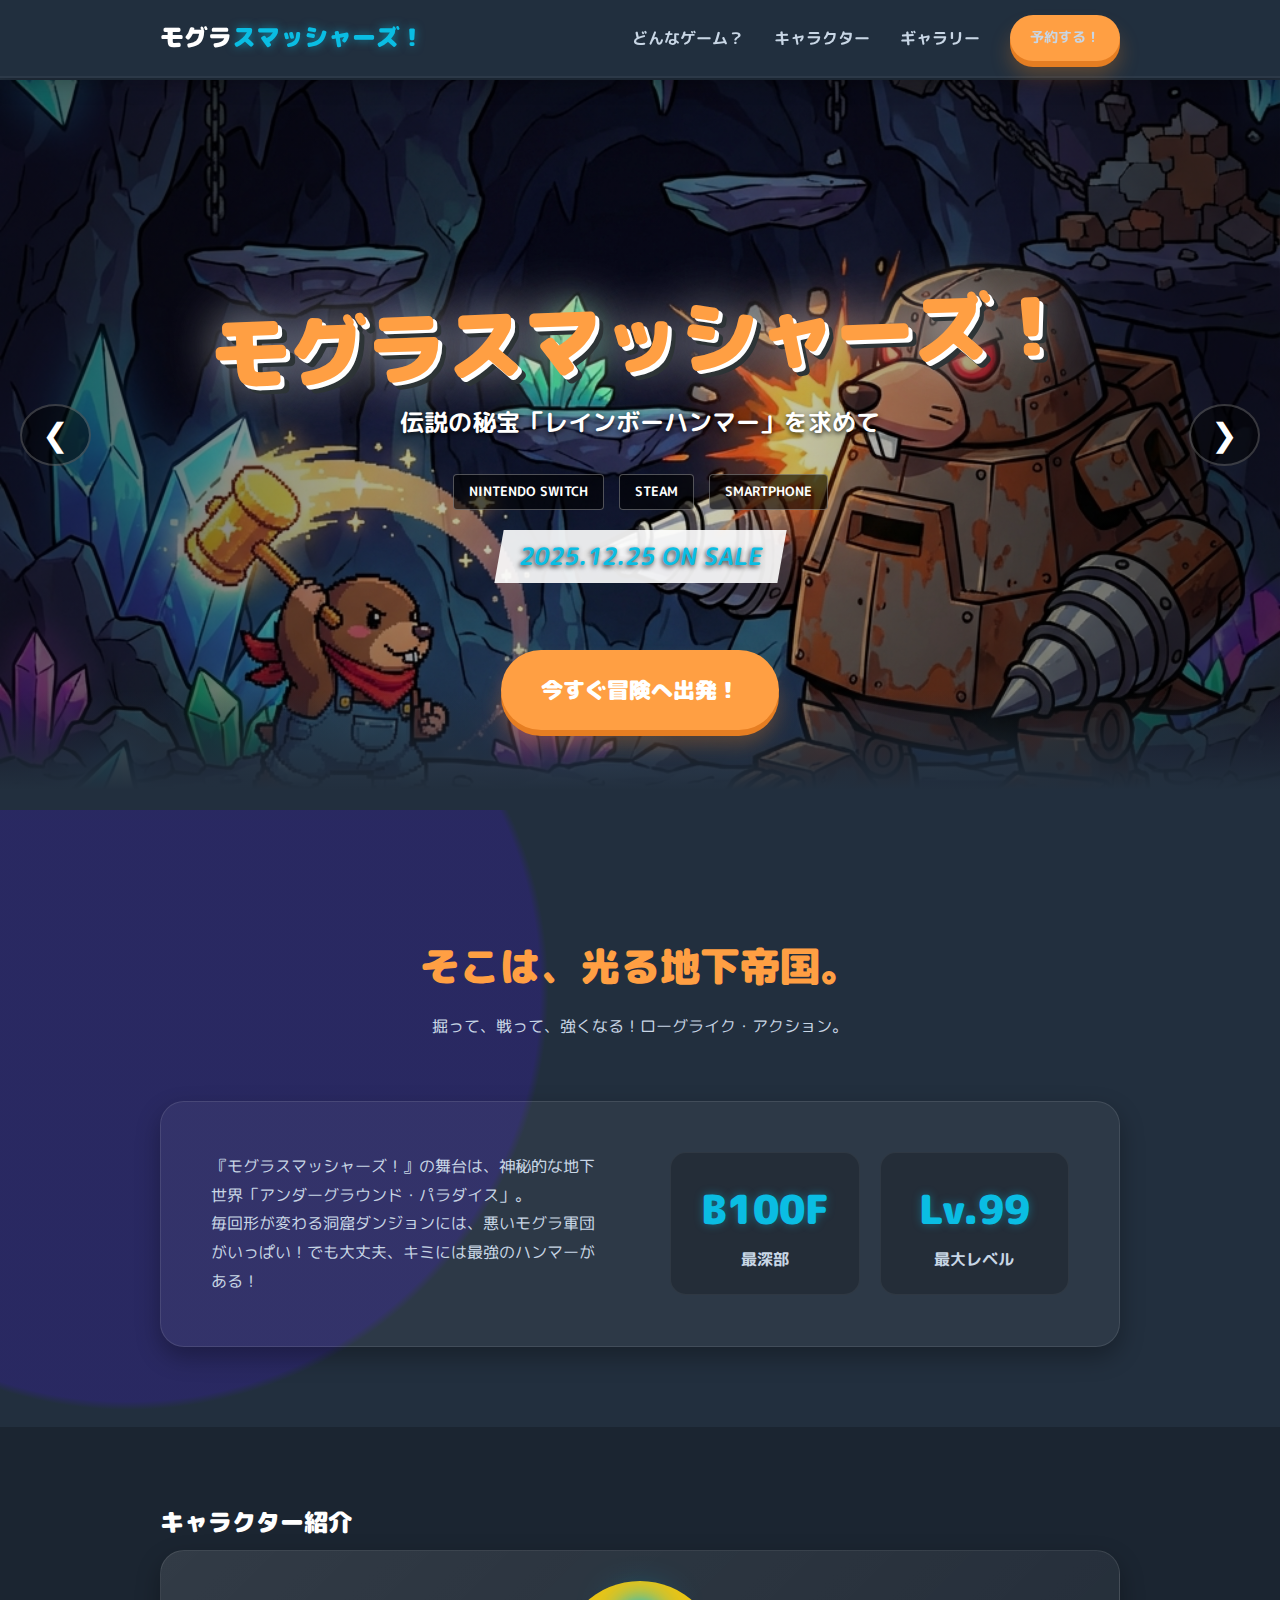
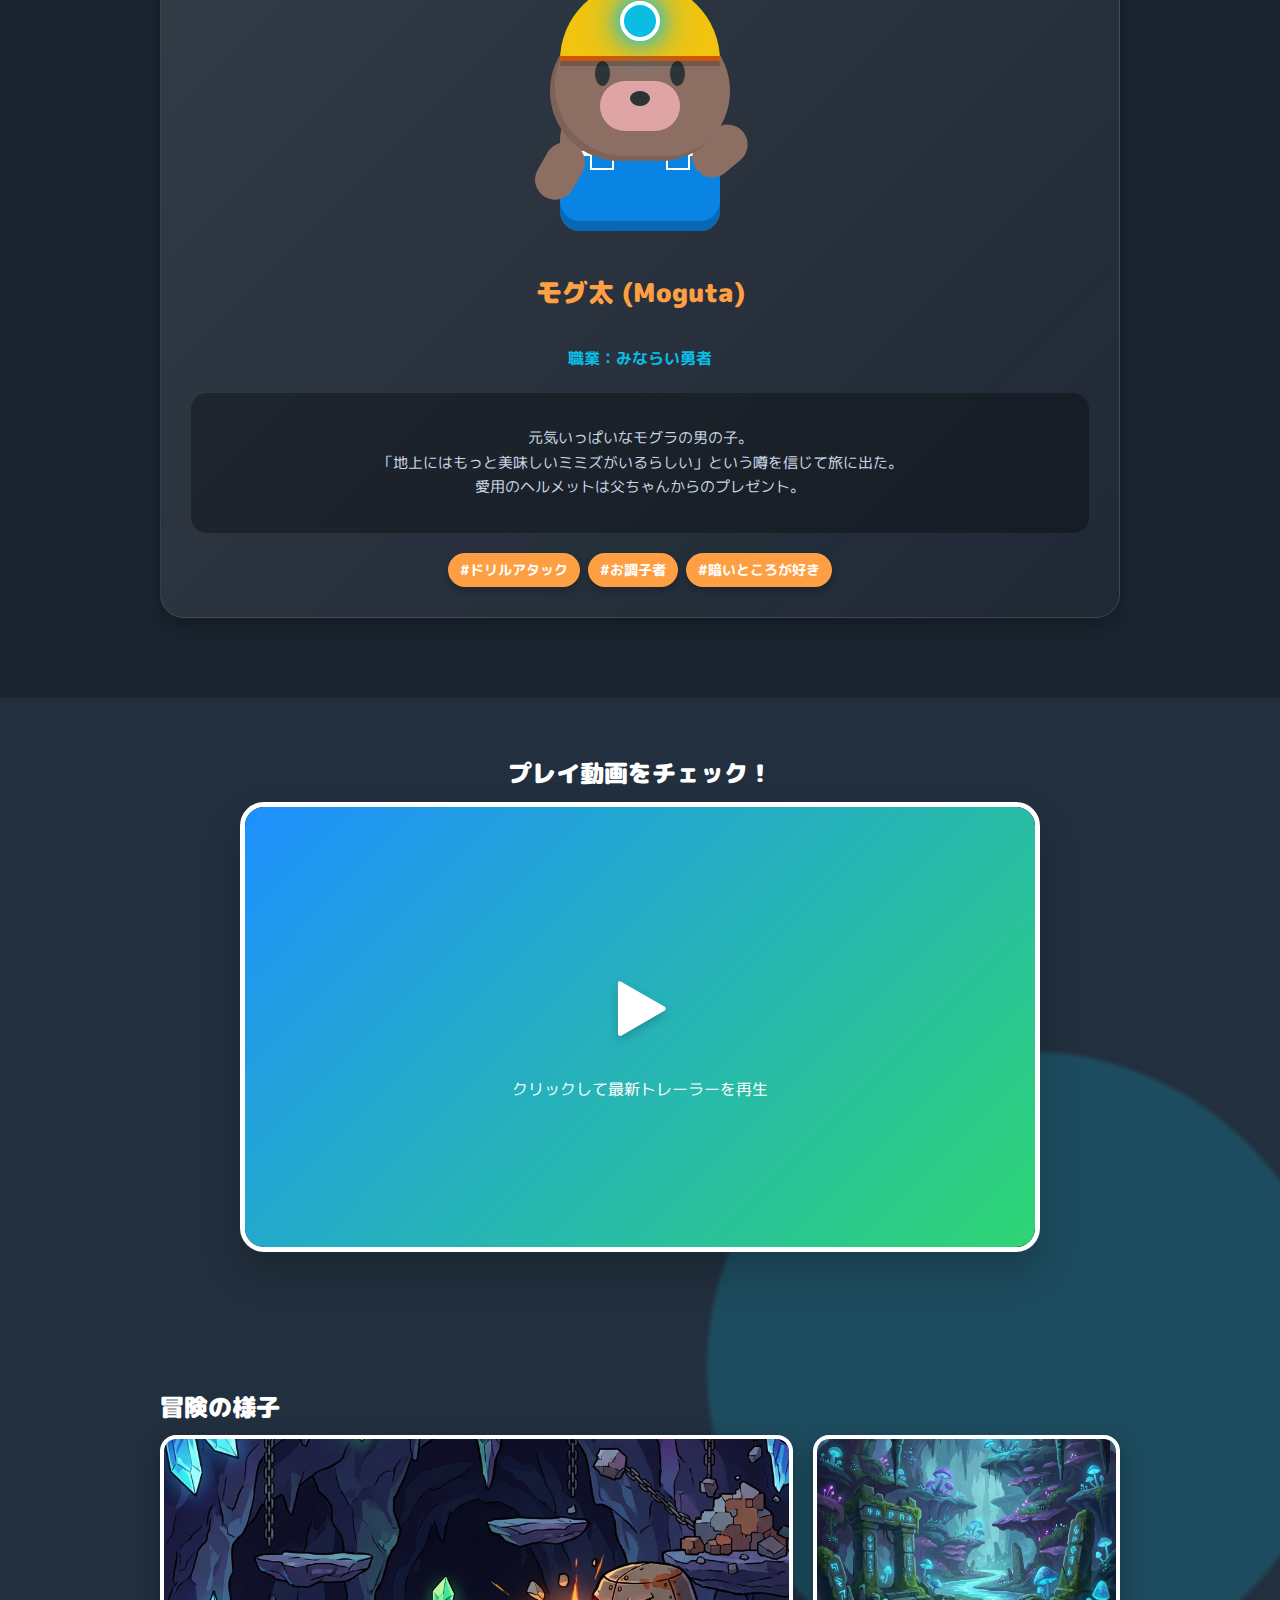
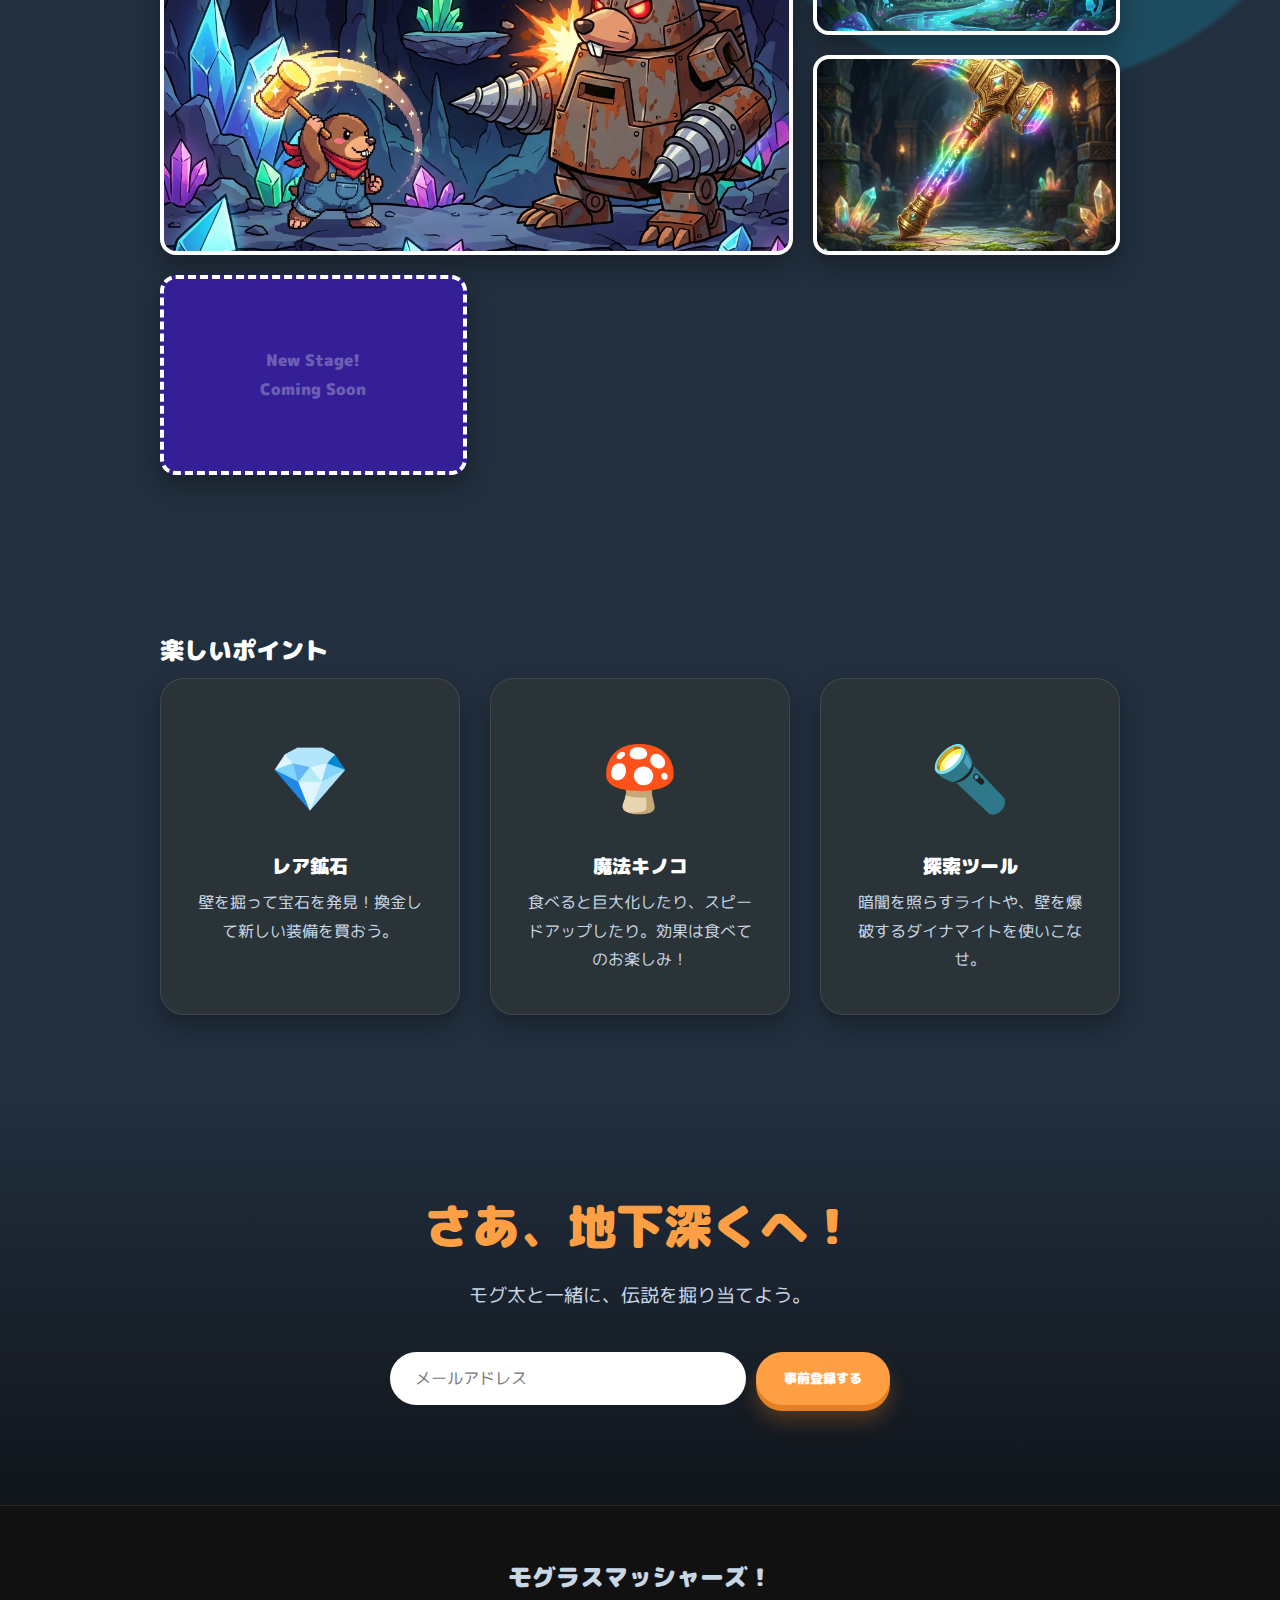
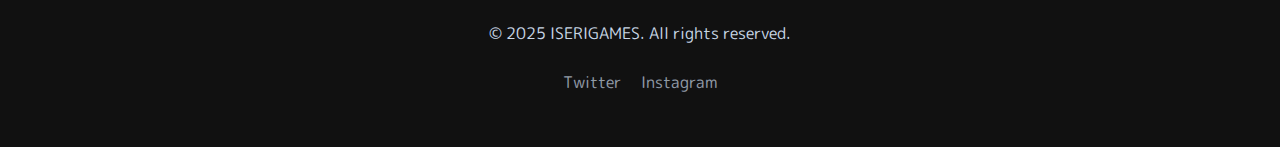
<file: index.html>
<!DOCTYPE html>
<html lang="ja">

<head>
    <meta charset="UTF-8">
    <meta name="viewport" content="width=device-width, initial-scale=1.0">
    <title>モグラスマッシャーズ！ - 地下世界の冒険</title>
    <meta name="description" content="地下世界へようこそ！かわいいモグラ「モグ太」と一緒に、伝説のハンマーを探す冒険に出かけよう。">
    <link rel="preconnect" href="https://fonts.googleapis.com">
    <link rel="preconnect" href="https://fonts.gstatic.com" crossorigin>
    <link href="https://fonts.googleapis.com/css2?family=M+PLUS+Rounded+1c:wght@400;700;900&display=swap"
        rel="stylesheet">
    <link rel="stylesheet" href="style.css">
</head>

<body>

    <header class="site-header">
        <nav class="container">
            <div class="logo">モグラ<span class="accent">スマッシャーズ！</span></div>
            <ul class="nav-links">
                <li><a href="#about">どんなゲーム？</a></li>
                <li><a href="#character">キャラクター</a></li>
                <li><a href="#gallery">ギャラリー</a></li>
                <li><a href="#subscribe" class="btn btn-primary small">予約する！</a></li>
            </ul>
        </nav>
    </header>

    <main>
        <section id="hero" class="hero-section">
            <div class="carousel-container">
                <div class="carousel-track">
                    <div class="carousel-slide active" style="background-image: url('assets/fantasy_battle.png');">
                        <div class="slide-content hero-main-slide">
                            <h1 class="main-logo-text">モグラスマッシャーズ！</h1>
                            <p class="hero-subtitle">伝説の秘宝「レインボーハンマー」を求めて</p>
                            <div class="platform-badges">
                                <span class="badge">Nintendo Switch</span>
                                <span class="badge">Steam</span>
                                <span class="badge">Smartphone</span>
                            </div>
                            <p class="release-text">2025.12.25 ON SALE</p>
                        </div>
                    </div>
                    <div class="carousel-slide" style="background-image: url('assets/fantasy_world.png');">
                        <div class="slide-content">
                            <h1>不思議な洞窟</h1>
                            <p>光るキノコに古代の遺跡。<br>見たことのない景色がキミを待っている。</p>
                        </div>
                    </div>
                    <div class="carousel-slide" style="background-image: url('assets/fantasy_hammer.png');">
                        <div class="slide-content">
                            <h1>お宝ざくざく</h1>
                            <p>集めたジェムで装備を強化！<br>最強のモグラハンターになろう。</p>
                        </div>
                    </div>
                </div>
                <button class="carousel-btn prev">❮</button>
                <button class="carousel-btn next">❯</button>
                <div class="carousel-indicators"></div>
            </div>

            <div class="hero-overlay-cta">
                <a href="javascript:void(0)" id="start-adventure-btn" class="btn btn-primary large">今すぐ冒険へ出発！</a>
            </div>
        </section>

        <section id="about" class="about-section">
            <div class="container">
                <div class="section-header">
                    <h2>そこは、光る地下帝国。</h2>
                    <p>掘って、戦って、強くなる！ローグライク・アクション。</p>
                </div>
                <div class="grid-2col">
                    <div class="text-content">
                        <p>『モグラスマッシャーズ！』の舞台は、神秘的な地下世界「アンダーグラウンド・パラダイス」。</p>
                        <p>毎回形が変わる洞窟ダンジョンには、悪いモグラ軍団がいっぱい！でも大丈夫、キミには最強のハンマーがある！</p>
                    </div>
                    <div class="stat-box">
                        <div class="stat-item">
                            <span class="number">B100F</span>
                            <span class="label">最深部</span>
                        </div>
                        <div class="stat-item">
                            <span class="number">Lv.99</span>
                            <span class="label">最大レベル</span>
                        </div>
                    </div>
                </div>
            </div>
        </section>

        <section id="character" class="character-section">
            <div class="container">
                <h2 class="section-title">キャラクター紹介</h2>
                <div class="character-card">
                    <div class="character-visual">
                        <!-- CSS Art: Hero Mole -->
                        <div class="css-mole">
                            <div class="hat">
                                <div class="helmet-light"></div>
                            </div>
                            <div class="face">
                                <div class="eyes">
                                    <div class="eye left"></div>
                                    <div class="eye right"></div>
                                </div>
                                <div class="snout">
                                    <div class="nose"></div>
                                </div>
                                <div class="blush left"></div>
                                <div class="blush right"></div>
                            </div>
                            <div class="body">
                                <div class="overalls"></div>
                                <div class="arm left"></div>
                                <div class="arm right thumbs-up"></div>
                            </div>
                        </div>
                    </div>
                    <div class="character-info">
                        <h3>モグ太 (Moguta)</h3>
                        <p class="role">職業：みならい勇者</p>
                        <p class="desc">
                            元気いっぱいなモグラの男の子。<br>
                            「地上にはもっと美味しいミミズがいるらしい」という噂を信じて旅に出た。<br>
                            愛用のヘルメットは父ちゃんからのプレゼント。
                        </p>
                        <div class="skill-tags">
                            <span>#ドリルアタック</span>
                            <span>#お調子者</span>
                            <span>#暗いところが好き</span>
                        </div>
                    </div>
                </div>
            </div>
        </section>

        <section id="video" class="video-section">
            <div class="container">
                <h2 class="section-title">プレイ動画をチェック！</h2>
                <div class="video-wrapper">
                    <div class="video-placeholder">
                        <div class="play-button">▶</div>
                        <p>クリックして最新トレーラーを再生</p>
                    </div>
                </div>
            </div>
        </section>

        <section id="gallery" class="gallery-section">
            <div class="container">
                <h2 class="section-title">冒険の様子</h2>
                <div class="gallery-grid">
                    <div class="gallery-item large" style="background-image: url('assets/fantasy_battle.png')"></div>
                    <div class="gallery-item" style="background-image: url('assets/fantasy_world.png')"></div>
                    <div class="gallery-item" style="background-image: url('assets/fantasy_hammer.png')"></div>
                    <div class="gallery-item placeholder-grid">
                        <span>New Stage!<br>Coming Soon</span>
                    </div>
                </div>
            </div>
        </section>

        <section id="features" class="features-section">
            <div class="container">
                <h2 class="section-title">楽しいポイント</h2>
                <div class="feature-grid">
                    <div class="feature-card red">
                        <div class="icon-box">💎</div>
                        <h3>レア鉱石</h3>
                        <p>壁を掘って宝石を発見！換金して新しい装備を買おう。</p>
                    </div>
                    <div class="feature-card blue">
                        <div class="icon-box">🍄</div>
                        <h3>魔法キノコ</h3>
                        <p>食べると巨大化したり、スピードアップしたり。効果は食べてのお楽しみ！</p>
                    </div>
                    <div class="feature-card yellow">
                        <div class="icon-box">🔦</div>
                        <h3>探索ツール</h3>
                        <p>暗闇を照らすライトや、壁を爆破するダイナマイトを使いこなせ。</p>
                    </div>
                </div>
            </div>
        </section>

        <section id="cta" class="cta-section">
            <div class="container">
                <h2>さあ、地下深くへ！</h2>
                <p>モグ太と一緒に、伝説を掘り当てよう。</p>
                <form class="newsletter-form">
                    <input type="email" placeholder="メールアドレス" required>
                    <button type="submit" class="btn btn-primary">事前登録する</button>
                </form>
            </div>
        </section>
    </main>

    <footer>
        <div class="container footer-content">
            <div class="footer-logo">モグラスマッシャーズ！</div>
            <p>&copy; 2025 ISERIGAMES. All rights reserved.</p>
            <div class="social-links">
                <a href="#">Twitter</a>
                <a href="#">Instagram</a>
            </div>
        </div>
    </footer>

    <!-- Game Modal -->
    <div id="game-modal" class="game-modal hidden">
        <div class="game-container">
            <button id="close-game-btn" class="close-btn">×</button>

            <!-- Scene: Title -->
            <div id="game-title" class="game-scene active">
                <h2>モグラスマッシュ！</h2>
                <p>モグ太と一緒に特訓だ！<br>出てくるモグラを叩いて高得点を目指せ！</p>
                <div class="how-to-play">
                    <p>💡 遊び方</p>
                    <ul>
                        <li>モグラが出たら叩く！ (+10点)</li>
                        <li>金色のモグラは高得点！ (+50点)</li>
                        <li>制限時間は30秒</li>
                    </ul>
                </div>
                <div class="action-buttons difficulty-select">
                    <button class="btn btn-difficulty easy" data-diff="easy">簡単</button>
                    <button class="btn btn-difficulty normal" data-diff="normal">普通</button>
                    <button class="btn btn-difficulty hard" data-diff="hard">難しい</button>
                    <button class="btn btn-difficulty demon" data-diff="demon">鬼モグラ</button>
                </div>
                <div class="action-buttons" style="margin-top: 20px;">
                    <button id="title-ranking-btn" class="btn btn-secondary large">ランキング</button>
                </div>
            </div>

            <!-- Scene: Play -->
            <div id="game-play" class="game-scene hidden">
                <div class="game-hud">
                    <div class="score-box">SCORE: <span id="current-score">0</span></div>
                    <div class="diff-badge" id="current-diff-display">-</div>
                    <div class="time-box">TIME: <span id="time-remaining">30</span></div>
                </div>
                <div class="mole-grid" id="mole-grid">
                    <!-- 9 holes generated by JS -->
                </div>
                <!-- Countdown Overlay -->
                <div id="countdown-overlay" class="hidden">3</div>
            </div>

            <!-- Scene: Result (Input Name) -->
            <div id="game-result" class="game-scene hidden">
                <h2>タイムアップ！</h2>
                <div class="final-score">
                    <p>スコア</p>
                    <span id="result-score" class="big-score">0</span>
                    <p id="result-diff-label" style="color: #bbb; font-weight:700;">(普通)</p>
                </div>

                <div id="result-input-area">
                    <p>名前を入れてね！</p>
                    <div class="input-group">
                        <input type="text" id="player-name" placeholder="名無しのモグラ" maxlength="8">
                        <button id="register-btn" class="btn btn-primary small">登録</button>
                    </div>
                </div>
            </div>

            <!-- Scene: Ranking (Standalone) -->
            <div id="game-ranking" class="game-scene hidden">
                <div class="ranking-tabs">
                    <button class="tab-btn active" data-tab="easy">簡単</button>
                    <button class="tab-btn" data-tab="normal">普通</button>
                    <button class="tab-btn" data-tab="hard">難しい</button>
                    <button class="tab-btn" data-tab="demon">鬼</button>
                </div>
                <div class="ranking-area">
                    <h3>🏆 ランキング <span id="ranking-title-suffix">(簡単)</span></h3>
                    <ul id="ranking-list">
                        <!-- Ranking items generated by JS -->
                    </ul>
                </div>
                <div class="action-buttons">
                    <button id="ranking-title-btn" class="btn btn-secondary">タイトルへ</button>
                </div>
            </div>
        </div>
    </div>

    <script src="script.js"></script>
</body>

</html>
</file>
<file: style.css>
:root {
    /* Underground Theme Colors */
    --color-primary: #ff9f43;
    /* Bright Orange for safety equipment/lights */
    --color-secondary: #0abde3;
    /* Cyan Crystal Blue */
    --color-accent: #ee5253;
    /* Reddish */
    --color-text: #c8d6e5;
    /* Light text for dark bg */
    --color-bg-dark: #222f3e;
    /* Dark Cave Blue */
    --color-bg-light: #341f97;
    /* Deep Purple Cave */
    --color-card: #2e3c5090;

    --radius-large: 24px;
    --radius-medium: 16px;
    --radius-small: 12px;

    --shadow-soft: 0 10px 25px rgba(0, 0, 0, 0.3);
    --shadow-glow: 0 0 20px rgba(10, 189, 227, 0.4);

    --font-main: 'M PLUS Rounded 1c', sans-serif;

    --spacing-container: 1000px;
}

/* Reset & Base */
* {
    box-sizing: border-box;
    margin: 0;
    padding: 0;
}

body {
    background-color: var(--color-bg-dark);
    /* Cave texture pattern */
    background-image:
        radial-gradient(circle at 10% 20%, rgba(52, 31, 151, 0.4) 10%, transparent 10.2%),
        radial-gradient(circle at 80% 60%, rgba(10, 189, 227, 0.2) 10%, transparent 10.2%);
    background-size: 100% 100%;
    color: var(--color-text);
    font-family: var(--font-main);
    line-height: 1.8;
    line-height: 1.8;
    overflow-x: hidden;
    width: 100vw;
}

/* Typography */
h1,
h2,
h3 {
    font-weight: 900;
    color: #fff;
    margin-bottom: 0.5em;
    line-height: 1.3;
}

h1 {
    font-size: 2.5rem;
    color: var(--color-primary);
    text-shadow: 3px 3px 0 #341f97, 0 0 20px rgba(255, 159, 67, 0.5);
}

@media (min-width: 768px) {
    h1 {
        font-size: 3.5rem;
    }
}

a {
    text-decoration: none;
    color: inherit;
    transition: 0.2s;
}

.container {
    max-width: var(--spacing-container);
    margin: 0 auto;
    padding: 0 20px;
}

/* Buttons */
.btn {
    display: inline-flex;
    align-items: center;
    justify-content: center;
    padding: 14px 28px;
    font-weight: 900;
    border-radius: 50px;
    cursor: pointer;
    transition: transform 0.2s, box-shadow 0.2s;
    font-family: var(--font-main);
    border: none;
}

.btn-primary {
    background-color: var(--color-primary);
    color: #fff;
    box-shadow: 0 6px 0 #e67e22, 0 15px 20px rgba(230, 126, 34, 0.3);
}

.btn-primary:active {
    transform: translateY(6px);
    box-shadow: 0 0 0 #e67e22, inset 0 2px 5px rgba(0, 0, 0, 0.2);
}

.btn-primary:hover:not(:active) {
    transform: translateY(-2px);
    box-shadow: 0 8px 0 #e67e22, 0 20px 25px rgba(230, 126, 34, 0.4);
}

.btn.small {
    padding: 10px 20px;
    font-size: 0.9rem;
}

.btn.large {
    padding: 20px 40px;
    font-size: 1.4rem;
}

/* Header */
.site-header {
    padding: 15px 0;
    position: fixed;
    top: 0;
    width: 100%;
    z-index: 100;
    background: rgba(34, 47, 62, 0.95);
    backdrop-filter: blur(10px);
    box-shadow: 0 4px 20px rgba(0, 0, 0, 0.3);
    border-bottom: 2px solid rgba(255, 255, 255, 0.05);
}

.site-header nav {
    display: flex;
    justify-content: space-between;
    align-items: center;
}

.logo {
    font-size: 1.5rem;
    font-weight: 900;
    color: #fff;
}

.logo .accent {
    color: var(--color-secondary);
    text-shadow: 0 0 10px rgba(10, 189, 227, 0.6);
}

.nav-links {
    display: flex;
    gap: 30px;
    list-style: none;
    align-items: center;
}

.nav-links a {
    font-weight: 700;
    color: var(--color-text);
}

.nav-links a:hover {
    color: var(--color-secondary);
}

/* Hero & Carousel */
.hero-section {
    position: relative;
    height: 90vh;
    min-height: 600px;
    padding-top: 80px;
    margin-bottom: 50px;
    overflow: hidden;
}

.carousel-container {
    width: 100%;
    height: 100%;
    position: relative;
    border-bottom: 20px solid var(--color-bg-dark);
    /* Blend effect */
}

/* Masking for cave entrance feel */
.carousel-container::after {
    content: '';
    position: absolute;
    bottom: 0;
    left: 0;
    width: 100%;
    height: 100px;
    background: linear-gradient(to top, var(--color-bg-dark), transparent);
    z-index: 10;
}

.carousel-track,
.carousel-slide {
    width: 100%;
    height: 100%;
}

.carousel-slide {
    position: absolute;
    top: 0;
    left: 0;
    background-size: cover;
    background-position: center;
    opacity: 0;
    transition: opacity 1s ease-in-out;
    display: flex;
    align-items: center;
    justify-content: center;
}

.carousel-slide.active {
    opacity: 1;
}

/* Darker cave overlay */
.carousel-slide::before {
    content: '';
    position: absolute;
    top: 0;
    left: 0;
    width: 100%;
    height: 100%;
    background: radial-gradient(circle, rgba(0, 0, 0, 0.1) 0%, rgba(0, 0, 0, 0.6) 80%);
}

.slide-content {
    position: relative;
    z-index: 2;
    text-align: center;
    color: #fff;
    transform: translateY(20px);
    opacity: 0;
    transition: transform 0.8s ease, opacity 0.8s ease;
}

.carousel-slide.active .slide-content {
    transform: translateY(0);
    opacity: 1;
}

.slide-content h1 {
    color: #fff;
    text-shadow: 0 4px 10px rgba(0, 0, 0, 0.5), 0 0 20px var(--color-primary);
    font-size: 4rem;
    margin-bottom: 0px;
}

.slide-content p {
    font-size: 1.5rem;
    font-weight: 700;
    text-shadow: 0 2px 5px rgba(0, 0, 0, 0.8);
}

.hero-overlay-cta {
    position: absolute;
    bottom: 80px;
    left: 50%;
    transform: translateX(-50%);
    z-index: 20;
}

.carousel-btn {
    position: absolute;
    top: 50%;
    transform: translateY(-50%);
    background: rgba(0, 0, 0, 0.5);
    border: 2px solid rgba(255, 255, 255, 0.2);
    border-radius: 50%;
    color: #fff;
    font-size: 2rem;
    padding: 10px 20px;
    cursor: pointer;
    z-index: 15;
    transition: 0.2s;
}

.carousel-btn:hover {
    background: var(--color-secondary);
    border-color: var(--color-secondary);
    transform: translateY(-50%) scale(1.1);
    box-shadow: 0 0 15px var(--color-secondary);
}

.carousel-btn.prev {
    left: 20px;
}

.carousel-btn.next {
    right: 20px;
}

@media (max-width: 768px) {
    .carousel-btn {
        display: none;
    }
}

/* Hero Main Slide Specifics */
.hero-main-slide .main-logo-text {
    font-size: 5rem;
    color: var(--color-primary);
    text-shadow:
        4px 4px 0 #fff,
        8px 8px 0 #2d3436,
        0 0 50px rgba(255, 255, 255, 0.8);
    margin-bottom: 10px;
    letter-spacing: -2px;
    transform: rotate(-2deg);
    display: inline-block;
    animation: logoBounce 2s infinite ease-in-out;
}

@keyframes logoBounce {

    0%,
    100% {
        transform: rotate(-2deg) scale(1);
    }

    50% {
        transform: rotate(-2deg) scale(1.05);
    }
}

.hero-subtitle {
    font-size: 1.5rem;
    color: #fff;
    text-shadow: 0 2px 4px rgba(0, 0, 0, 0.8);
    margin-bottom: 30px;
    font-weight: 900;
}

.platform-badges {
    display: flex;
    justify-content: center;
    gap: 15px;
    margin-bottom: 20px;
}

.badge {
    background: rgba(0, 0, 0, 0.6);
    color: #fff;
    padding: 5px 15px;
    border-radius: 4px;
    font-size: 0.8rem;
    font-weight: 700;
    border: 1px solid rgba(255, 255, 255, 0.3);
    text-transform: uppercase;
}

.release-text {
    font-size: 2rem;
    font-weight: 900;
    color: var(--color-secondary);
    text-shadow: 2px 2px 0 #000;
    background: rgba(255, 255, 255, 0.9);
    display: inline-block;
    padding: 5px 20px;
    transform: skewX(-10deg);
}

@media (max-width: 768px) {
    .hero-main-slide .main-logo-text {
        font-size: 3rem;
    }

    .hero-subtitle {
        font-size: 1.1rem;
    }

    .release-text {
        font-size: 1.5rem;
    }

    .platform-badges {
        flex-wrap: wrap;
    }
}

/* About Section */
.about-section {
    padding: 80px 0;
}

.section-header {
    text-align: center;
    margin-bottom: 60px;
}

.section-header h2 {
    font-size: 2.5rem;
    color: var(--color-primary);
}

.grid-2col {
    display: grid;
    grid-template-columns: 1fr 1fr;
    gap: 60px;
    align-items: center;
    background: rgba(255, 255, 255, 0.05);
    padding: 50px;
    border-radius: var(--radius-large);
    box-shadow: var(--shadow-soft);
    border: 1px solid rgba(255, 255, 255, 0.1);
}

.stat-box {
    display: grid;
    grid-template-columns: 1fr 1fr;
    gap: 20px;
}

.stat-item {
    background: rgba(0, 0, 0, 0.2);
    padding: 20px;
    border-radius: var(--radius-medium);
    text-align: center;
    border: 1px solid rgba(255, 255, 255, 0.05);
}

.stat-item .number {
    display: block;
    font-size: 2.5rem;
    font-weight: 900;
    color: var(--color-secondary);
    text-shadow: 0 0 10px rgba(10, 189, 227, 0.4);
}

.stat-item .label {
    font-weight: 700;
    color: var(--color-text);
}

/* Character Section (New) */
.character-section {
    padding: 80px 0;
    background: rgba(0, 0, 0, 0.2);
}

.character-card {
    display: flex;
    flex-direction: column;
    align-items: center;
    gap: 20px;
    background: linear-gradient(135deg, rgba(255, 255, 255, 0.1), rgba(255, 255, 255, 0.02));
    padding: 30px;
    border-radius: var(--radius-large);
    border: 1px solid rgba(255, 255, 255, 0.1);
    box-shadow: var(--shadow-soft);
    text-align: center;
}

.character-visual {
    flex: 1;
    display: flex;
    justify-content: center;
}

/* CSS ART: Hero Mole */
.css-mole {
    width: 200px;
    height: 250px;
    position: relative;
    animation: idleBounce 3s infinite ease-in-out;
}

@keyframes idleBounce {

    0%,
    100% {
        transform: translateY(0);
    }

    50% {
        transform: translateY(-10px);
    }
}

.css-mole .body {
    position: absolute;
    bottom: 0;
    width: 160px;
    left: 20px;
    height: 140px;
    background: #8d6e63;
    border-radius: 50px 50px 20px 20px;
    z-index: 1;
}

.css-mole .overalls {
    position: absolute;
    bottom: 0;
    width: 100%;
    height: 80px;
    background: #0984e3;
    border-radius: 0 0 20px 20px;
    border-top: 5px solid #fff;
    box-shadow: inset 0 -10px rgba(0, 0, 0, 0.2);
}

/* Straps */
.css-mole .overalls::before,
.css-mole .overalls::after {
    content: '';
    position: absolute;
    top: -40px;
    width: 20px;
    height: 50px;
    background: #0984e3;
    border: 2px solid #fff;
}

.css-mole .overalls::before {
    left: 30px;
}

.css-mole .overalls::after {
    right: 30px;
}

.css-mole .face {
    position: absolute;
    top: 40px;
    left: 10px;
    width: 180px;
    height: 140px;
    background: #8d6e63;
    border-radius: 70px;
    z-index: 2;
    box-shadow: inset 5px -5px rgba(0, 0, 0, 0.1);
}

.css-mole .snout {
    position: absolute;
    top: 60px;
    left: 50px;
    width: 80px;
    height: 50px;
    background: #dea5a4;
    border-radius: 40px;
}

.css-mole .nose {
    position: absolute;
    top: 10px;
    left: 30px;
    width: 20px;
    height: 15px;
    background: #2d3436;
    border-radius: 50%;
}

.css-mole .eyes {
    position: absolute;
    top: 40px;
    width: 100%;
}

.css-mole .eye {
    position: absolute;
    width: 15px;
    height: 25px;
    background: #2d3436;
    border-radius: 50%;
    animation: blink 4s infinite;
}

.css-mole .eye.left {
    left: 45px;
}

.css-mole .eye.right {
    right: 45px;
}

@keyframes blink {

    0%,
    96%,
    100% {
        height: 25px;
        top: 0;
    }

    98% {
        height: 2px;
        top: 12px;
    }
}

.css-mole .hat {
    position: absolute;
    top: 0;
    left: 20px;
    width: 160px;
    height: 80px;
    background: #f1c40f;
    border-radius: 80px 80px 0 0;
    z-index: 3;
    box-shadow: 0 5px 0 rgba(0, 0, 0, 0.2);
    border-bottom: 5px solid #d35400;
}

.css-mole .helmet-light {
    position: absolute;
    top: 20px;
    left: 60px;
    width: 40px;
    height: 40px;
    background: #0abde3;
    border-radius: 50%;
    border: 4px solid #fff;
    box-shadow: 0 0 20px #0abde3, 0 0 40px #0abde3;
}

.css-mole .arm {
    position: absolute;
    width: 40px;
    height: 60px;
    background: #8d6e63;
    border-radius: 20px;
    z-index: 2;
}

.css-mole .arm.left {
    bottom: 30px;
    left: -20px;
    transform: rotate(30deg);
}

.css-mole .arm.right {
    bottom: 50px;
    right: -20px;
    transform: rotate(-130deg);
}


/* Gallery Section */
.gallery-section {
    padding: 80px 0;
}

.gallery-grid {
    display: grid;
    grid-template-columns: repeat(3, 1fr);
    grid-auto-rows: 200px;
    gap: 20px;
}

.gallery-item {
    background-size: cover;
    background-position: center;
    border-radius: var(--radius-medium);
    transition: transform 0.3s;
    border: 4px solid #fff;
    box-shadow: var(--shadow-soft);
    cursor: pointer;
}

.gallery-item:hover {
    transform: scale(1.05);
    z-index: 5;
}

.gallery-item.large {
    grid-column: span 2;
    grid-row: span 2;
}

.gallery-item.placeholder-grid {
    background: #341f97;
    display: flex;
    align-items: center;
    justify-content: center;
    text-align: center;
    color: rgba(255, 255, 255, 0.3);
    font-weight: 900;
    border-style: dashed;
}


/* Features Section (Recolor) */
.features-section {
    padding: 80px 0;
}

.feature-grid {
    display: grid;
    grid-template-columns: repeat(3, 1fr);
    gap: 30px;
}

.feature-card {
    background: rgba(45, 52, 54, 0.8);
    padding: 40px 30px;
    border-radius: var(--radius-large);
    box-shadow: var(--shadow-soft);
    text-align: center;
    transition: transform 0.3s;
    border: 1px solid rgba(255, 255, 255, 0.1);
}

.feature-card:hover {
    transform: translateY(-10px);
    background: rgba(45, 52, 54, 1);
}

.icon-box {
    font-size: 4rem;
    margin-bottom: 20px;
    display: block;
    animation: floating 3s infinite ease-in-out;
}

@keyframes floating {

    0%,
    100% {
        transform: translateY(0);
    }

    50% {
        transform: translateY(-10px);
    }
}

/* Video Section */
.video-section {
    padding: 60px 0;
    text-align: center;
}

.video-wrapper {
    max-width: 800px;
    margin: 0 auto;
    aspect-ratio: 16/9;
    background: #000;
    border-radius: var(--radius-large);
    overflow: hidden;
    position: relative;
    box-shadow: 0 20px 40px rgba(0, 0, 0, 0.2);
    border: 5px solid #fff;
}

.video-placeholder {
    width: 100%;
    height: 100%;
    display: flex;
    flex-direction: column;
    align-items: center;
    justify-content: center;
    background: linear-gradient(135deg, #1e90ff, #2ed573);
    color: #fff;
    cursor: pointer;
    transition: 0.3s;
}

.video-placeholder:hover {
    transform: scale(1.02);
}

.play-button {
    font-size: 4rem;
    margin-bottom: 10px;
    text-shadow: 0 4px 10px rgba(0, 0, 0, 0.2);
}

/* CTA Section */
.cta-section {
    padding: 100px 0;
    text-align: center;
    background: linear-gradient(to bottom, var(--color-bg-dark), #10151b);
}

.cta-section h2 {
    font-size: 3rem;
    color: var(--color-primary);
    margin-bottom: 20px;
}

.cta-section p {
    font-size: 1.2rem;
    margin-bottom: 40px;
}

.newsletter-form {
    display: flex;
    justify-content: center;
    gap: 10px;
    max-width: 500px;
    margin: 0 auto;
}

.newsletter-form input {
    padding: 15px 25px;
    border-radius: 50px;
    border: none;
    flex: 1;
    font-family: var(--font-main);
    font-size: 1rem;
}

/* Footer */
footer {
    background: #111;
    padding: 50px 0;
    border-top: 1px solid rgba(255, 255, 255, 0.1);
}

.footer-content {
    display: flex;
    flex-direction: column;
    align-items: center;
    gap: 20px;
    text-align: center;
}

.footer-logo {
    font-size: 1.5rem;
    font-weight: 900;
    color: var(--color-text);
}

.social-links {
    display: flex;
    gap: 20px;
}

.social-links a {
    color: var(--color-text);
    opacity: 0.7;
}

.social-links a:hover {
    opacity: 1;
    color: var(--color-primary);
}

/* --- Whac-A-Mole Game Styles --- */
.game-modal {
    position: fixed;
    top: 0;
    left: 0;
    width: 100%;
    height: 100%;
    background: rgba(0, 0, 0, 0.85);
    backdrop-filter: blur(10px);
    z-index: 1000;
    display: flex;
    align-items: center;
    justify-content: center;
    opacity: 1;
    transition: opacity 0.3s;
}

.game-modal.hidden {
    opacity: 0;
    pointer-events: none;
    visibility: hidden;
}

.game-container {
    width: 90%;
    max-width: 500px;
    background: var(--color-bg-dark);
    border: 4px solid var(--color-primary);
    border-radius: var(--radius-large);
    padding: 30px;
    text-align: center;
    position: relative;
    box-shadow: 0 0 50px rgba(255, 159, 67, 0.3);
    overflow: hidden;
}

.close-btn {
    position: absolute;
    top: 10px;
    right: 15px;
    background: none;
    border: none;
    color: #fff;
    font-size: 2rem;
    cursor: pointer;
    line-height: 1;
    z-index: 10;
}

.close-btn:hover {
    color: var(--color-accent);
}

.game-scene {
    display: none;
    animation: fadeIn 0.3s ease;
}

.game-scene.active {
    display: block;
}

/* Title Scene */
#game-title h2 {
    color: var(--color-primary);
    font-size: 2.5rem;
    margin-bottom: 20px;
}

.how-to-play {
    background: rgba(255, 255, 255, 0.1);
    padding: 20px;
    border-radius: var(--radius-medium);
    margin: 30px 0;
    text-align: left;
}

.how-to-play p {
    font-weight: 900;
    color: var(--color-secondary);
    margin-bottom: 10px;
}

.how-to-play ul {
    list-style: none;
    padding-left: 10px;
}

.how-to-play li {
    margin-bottom: 5px;
}

/* Play Scene */
.game-hud {
    display: flex;
    justify-content: space-between;
    margin-bottom: 20px;
    font-size: 1.2rem;
    font-weight: 900;
}

.score-box {
    color: var(--color-primary);
}

.time-box {
    color: var(--color-accent);
}

.mole-grid {
    display: grid;
    grid-template-columns: repeat(3, 1fr);
    gap: 15px;
    margin-bottom: 20px;
}

.hole {
    aspect-ratio: 1;
    background: #3e2e28;
    border-radius: 50%;
    position: relative;
    overflow: hidden;
    box-shadow: inset 0 10px 10px rgba(0, 0, 0, 0.5);
    border-bottom: 4px solid rgba(255, 255, 255, 0.1);
    cursor: url("data:image/svg+xml;utf8,<svg xmlns='http://www.w3.org/2000/svg' width='40' height='40' viewport='0 0 100 100' style='fill:black;font-size:24px;'><text y='50%'>🔨</text></svg>") 16 0, auto;
    /* Custom cursor idea */
}

/* The Mole */
.mole {
    width: 70%;
    height: 70%;
    background: #8d6e63;
    border-radius: 40% 40% 10% 10%;
    position: absolute;
    bottom: -100%;
    /* Initially hidden */
    left: 15%;
    transition: bottom 0.2s ease-out;
    display: flex;
    justify-content: center;
}

.mole-grid:active {
    cursor: url("data:image/svg+xml;utf8,<svg xmlns='http://www.w3.org/2000/svg' width='40' height='40' viewport='0 0 100 100' style='fill:black;font-size:24px;'><text y='50%'>💥</text></svg>") 16 0, auto;
}

.hole.up .mole {
    bottom: 0;
}

.mole::after {
    /* Hard Hat */
    content: '';
    position: absolute;
    top: -10px;
    width: 110%;
    height: 40%;
    background: #f1c40f;
    border-radius: 50% 50% 0 0;
    border-bottom: 3px solid #d35400;
}

.mole-face {
    position: absolute;
    top: 30%;
    width: 100%;
    height: 100%;
}

.mole-face::before,
.mole-face::after {
    /* Eyes */
    content: '';
    position: absolute;
    top: 20%;
    width: 6px;
    height: 6px;
    background: #000;
    border-radius: 50%;
}

.mole-face::before {
    left: 30%;
}

.mole-face::after {
    right: 30%;
}

.mole-nose {
    position: absolute;
    top: 40%;
    left: 50%;
    transform: translateX(-50%);
    width: 12px;
    height: 8px;
    background: #ff9f43;
    border-radius: 50%;
}

/* Result Scene */
.big-score {
    display: block;
    font-size: 4rem;
    font-weight: 900;
    color: var(--color-primary);
    text-shadow: 0 0 20px rgba(255, 159, 67, 0.5);
    margin: 10px 0 30px;
}

.ranking-area {
    background: rgba(0, 0, 0, 0.3);
    padding: 20px;
    border-radius: var(--radius-medium);
    margin-bottom: 30px;
}

.ranking-area h3 {
    font-size: 1.2rem;
    color: #fff;
    margin-bottom: 10px;
    border-bottom: 1px solid rgba(255, 255, 255, 0.2);
    padding-bottom: 5px;
}

#ranking-list {
    list-style: none;
    padding: 0;
    text-align: left;
}

#ranking-list li {
    display: flex;
    justify-content: space-between;
    padding: 8px 0;
    font-weight: 700;
    border-bottom: 1px dashed rgba(255, 255, 255, 0.1);
}

#ranking-list li:last-child {
    border: none;
}

#ranking-list li:nth-child(1) {
    color: #ffd700;
}

/* Gold */
#ranking-list li:nth-child(2) {
    color: #c0c0c0;
}

/* Silver */
#ranking-list li:nth-child(3) {
    color: #cd7f32;
}

/* Bronze */

.action-buttons {
    display: flex;
    justify-content: center;
}

/* Input Area */
#result-input-area p {
    margin-bottom: 10px;
    font-weight: 700;
}

.input-group {
    display: flex;
    justify-content: center;
    gap: 10px;
    margin-bottom: 20px;
}

#player-name {
    padding: 10px 15px;
    border-radius: var(--radius-small);
    border: none;
    font-family: var(--font-main);
    font-weight: 700;
    width: 200px;
}

.ranking-display-area.hidden {
    display: none;
}

/* Golden Mole */
.mole.gold {
    background: radial-gradient(circle at 30% 30%, #ffd700, #daa520);
    box-shadow: 0 0 15px rgba(255, 215, 0, 0.6);
}

.mole.gold::after {
    /* Special Hat */
    background: #e74c3c;
    border-bottom: 3px solid #c0392b;
}

.mole.gold .mole-nose {
    background: #e74c3c;
}

/* Penalty Mole (Bad) */
.mole.penalty {
    background: #2c3e50;
    box-shadow: 0 0 15px rgba(0, 0, 0, 0.6);
}

.mole.penalty::after {
    /* Spikey Hat */
    background: #8e44ad;
    clip-path: polygon(20% 0%, 0% 20%, 30% 50%, 0% 80%, 20% 100%, 50% 70%, 80% 100%, 100% 80%, 70% 50%, 100% 20%, 80% 0%, 50% 30%);
    border-radius: 0;
    border: none;
    height: 60%;
    top: -20px;
}

.mole.penalty .mole-nose {
    background: #8e44ad;
    border-radius: 0;
    transform: translateX(-50%) rotate(45deg);
}

/* Hit Effect */
.hit-effect {
    position: absolute;
    font-size: 2rem;
    font-weight: 900;
    color: #fff;
    text-shadow: 2px 2px 0 #000;
    pointer-events: none;
    animation: popUp 0.5s forwards;
    z-index: 20;
}

.hit-effect.bad {
    color: #8e44ad;
    text-shadow: 2px 2px 0 #000;
}

@keyframes popUp {
    0% {
        transform: translate(-50%, -50%) scale(0.5);
        opacity: 1;
    }

    100% {
        transform: translate(-50%, -100%) scale(1.5);
        opacity: 0;
    }
}

/* Countdown */
#countdown-overlay {
    position: absolute;
    top: 50%;
    left: 50%;
    transform: translate(-50%, -50%);
    font-size: 6rem;
    font-weight: 900;
    color: #fff;
    text-shadow: 0 0 20px var(--color-primary);
    z-index: 50;
    animation: countPop 0.5s cubic-bezier(0.175, 0.885, 0.32, 1.275);
}

#countdown-overlay.hidden {
    display: none !important;
    animation: none !important;
}

@keyframes countPop {
    from {
        transform: translate(-50%, -50%) scale(0);
        opacity: 0;
    }

    to {
        transform: translate(-50%, -50%) scale(1);
        opacity: 1;
    }
}

/* Difficulty Buttons */
.difficulty-select {
    display: grid;
    grid-template-columns: 1fr 1fr;
    gap: 15px;
    margin-bottom: 20px;
}

.btn-difficulty {
    padding: 15px;
    font-size: 1.1rem;
    font-weight: 900;
    color: #fff;
    border: none;
    border-radius: var(--radius-medium);
    cursor: pointer;
    transition: 0.2s;
    font-family: var(--font-main);
    box-shadow: 0 4px 0 rgba(0, 0, 0, 0.2);
}

.btn-difficulty:active {
    transform: translateY(4px);
    box-shadow: none;
}

.btn-difficulty.easy {
    background: #2ed573;
    box-shadow: 0 4px 0 #218c74;
}

.btn-difficulty.normal {
    background: #3742fa;
    box-shadow: 0 4px 0 #2f3542;
}

.btn-difficulty.hard {
    background: #ff4757;
    box-shadow: 0 4px 0 #b33939;
}

.btn-difficulty.demon {
    background: #2f3542;
    box-shadow: 0 4px 0 #000;
    border: 2px solid #a30000;
    color: #ff4757;
}

.diff-badge {
    color: #fff;
    background: rgba(255, 255, 255, 0.1);
    padding: 5px 15px;
    border-radius: 20px;
    font-size: 0.9rem;
}

/* Ranking Tabs */
.ranking-tabs {
    display: flex;
    gap: 5px;
    margin-bottom: 15px;
    border-bottom: 2px solid rgba(255, 255, 255, 0.1);
    padding-bottom: 10px;
}

.tab-btn {
    flex: 1;
    background: transparent;
    border: none;
    color: rgba(255, 255, 255, 0.5);
    padding: 8px 0;
    font-weight: 700;
    cursor: pointer;
    font-family: var(--font-main);
    border-radius: 5px;
}

.tab-btn:hover {
    background: rgba(255, 255, 255, 0.05);
}

.tab-btn.active {
    color: #fff;
    background: rgba(255, 255, 255, 0.1);
    box-shadow: 0 2px 0 var(--color-primary);
}

@keyframes fadeIn {
    from {
        opacity: 0;
        transform: translateY(10px);
    }

    to {
        opacity: 1;
        transform: translateY(0);
    }
}

/* Mobile Responsiveness */
@media (max-width: 768px) {
    .site-header {
        padding: 10px 0;
    }

    .nav-links {
        display: none;
    }

    .hero-section {
        height: 70vh;
        min-height: 500px;
    }

    .slide-content h1 {
        font-size: 2.5rem;
    }

    .hero-main-slide .main-logo-text {
        font-size: 1.8rem;
        white-space: nowrap;
    }

    .hero-subtitle {
        font-size: 1.1rem;
    }

    .release-text {
        font-size: 1.5rem;
    }

    .platform-badges {
        flex-wrap: wrap;
    }

    .grid-2col,
    .feature-grid,
    .steps-grid,
    .gallery-grid {
        grid-template-columns: 1fr;
        padding: 20px;
        gap: 30px;
    }

    .gallery-item.large {
        grid-column: span 1;
        grid-row: span 1;
    }

    .character-card {
        flex-direction: column;
        padding: 30px;
    }

    .stat-box {
        grid-template-columns: 1fr;
    }

    .newsletter-form {
        flex-direction: column;
        width: 100%;
        padding: 0 20px;
    }

    .newsletter-form input,
    .newsletter-form button {
        width: 100%;
    }

    .css-mole {
        transform: scale(0.8);
        margin-bottom: -20px;
    }

    /* Fix Hero Overlap */
    .hero-overlay-cta {
        bottom: 30px;
        width: 90%;
        text-align: center;
    }

    .carousel-slide.active .slide-content {
        transform: translateY(-50px);
        background: rgba(0, 0, 0, 0.4);
        padding: 15px;
        border-radius: 10px;
        backdrop-filter: blur(2px);
    }
}

/* --- Golden Time (Fever Mode) --- */
/* --- Golden Time (Fever Mode) --- */
.game-container.golden-mode {
    position: relative;
    /* Gaming RGB Background only */
    background: transparent;
    overflow: visible;
}

@keyframes borderRotate {
    100% {
        filter: hue-rotate(360deg);
    }
}

/* Luxury Gaming Background */
.game-container.golden-mode::before {
    content: '';
    position: absolute;
    top: -10px;
    left: -10px;
    right: -10px;
    bottom: -10px;
    border-radius: var(--radius-large);
    pointer-events: none;
    background: linear-gradient(135deg,
            rgba(255, 0, 0, 0.3) 0%,
            rgba(255, 154, 0, 0.3) 10%,
            rgba(208, 222, 33, 0.3) 20%,
            rgba(79, 220, 74, 0.3) 30%,
            rgba(63, 218, 216, 0.3) 40%,
            rgba(47, 201, 226, 0.3) 50%,
            rgba(28, 127, 238, 0.3) 60%,
            rgba(95, 21, 242, 0.3) 70%,
            rgba(186, 12, 248, 0.3) 80%,
            rgba(251, 7, 217, 0.3) 90%,
            rgba(255, 0, 0, 0.3) 100%);
    background-size: 200% 200%;
    animation: gamingBgColor 3s linear infinite;
    z-index: 0;
}

/* Ensure Grid is above the background */
/* Ensure Grid is above the background */
.game-container.golden-mode .mole-grid {
    position: relative;
    z-index: 2;
    /* Lift above bg */
}

@keyframes gamingBgColor {
    0% {
        filter: hue-rotate(0deg);
    }

    100% {
        filter: hue-rotate(360deg);
    }
}

/* Rainbow Pickaxe Cursor (Visual Fixed) */
.game-container.golden-mode .hole {
    cursor: url("data:image/svg+xml,%3Csvg xmlns='http://www.w3.org/2000/svg' width='48' height='48' viewBox='0 0 48 48'%3E%3Cdefs%3E%3ClinearGradient id='rainbow' x1='0%25' y1='0%25' x2='100%25' y2='100%25'%3E%3Cstop offset='0%25' stop-color='%23ff0000'/%3E%3Cstop offset='20%25' stop-color='%23ffa500'/%3E%3Cstop offset='40%25' stop-color='%23ffff00'/%3E%3Cstop offset='60%25' stop-color='%23008000'/%3E%3Cstop offset='80%25' stop-color='%230000ff'/%3E%3Cstop offset='100%25' stop-color='%234b0082'/%3E%3C/linearGradient%3E%3Cfilter id='glow'%3E%3CfeGaussianBlur stdDeviation='1.5' result='coloredBlur'/%3E%3CfeMerge%3E%3CfeMergeNode in='coloredBlur'/%3E%3CfeMergeNode in='SourceGraphic'/%3E%3C/feMerge%3E%3C/filter%3E%3C/defs%3E%3Cg transform='rotate(-45 24 24)'%3E%3Crect x='22' y='10' width='4' height='30' fill='%238B4513'/%3E%3Cpath d='M8 16 Q24 -4 40 16 L36 20 Q24 6 12 20 Z' fill='url(%23rainbow)' stroke='white' stroke-width='1' filter='url(%23glow)'/%3E%3C/g%3E%3C/svg%3E") 24 24, auto;
}

.game-container.golden-mode .hole:active {
    cursor: url("data:image/svg+xml,%3Csvg xmlns='http://www.w3.org/2000/svg' width='48' height='48' viewBox='0 0 48 48'%3E%3Cdefs%3E%3ClinearGradient id='rainbow' x1='0%25' y1='0%25' x2='100%25' y2='100%25'%3E%3Cstop offset='0%25' stop-color='%23ff0000'/%3E%3Cstop offset='20%25' stop-color='%23ffa500'/%3E%3Cstop offset='40%25' stop-color='%23ffff00'/%3E%3Cstop offset='60%25' stop-color='%23008000'/%3E%3Cstop offset='80%25' stop-color='%230000ff'/%3E%3Cstop offset='100%25' stop-color='%234b0082'/%3E%3C/linearGradient%3E%3C/defs%3E%3Cg transform='rotate(-90 24 24)'%3E%3Crect x='22' y='10' width='4' height='30' fill='%238B4513'/%3E%3Cpath d='M8 16 Q24 -4 40 16 L36 20 Q24 6 12 20 Z' fill='url(%23rainbow)' stroke='white' stroke-width='1'/%3E%3Ctext x='24' y='42' font-size='20' text-anchor='middle' fill='gold'%3E💥%3C/text%3E%3C/g%3E%3C/svg%3E") 24 24, auto;
}

/* Character Sprites */
.character-visual img {
    width: 100%;
    height: 100%;
    object-fit: cover;
    display: none;
    /* Default hidden if simpler */
}

.char-avatar {
    width: 150px;
    height: 150px;
    background-image: url('assets/chars_sprite.png');
    background-size: 200% 200%;
    /* 2x2 grid */
    border-radius: 50%;
    border: 4px solid var(--color-secondary);
    box-shadow: 0 0 20px rgba(0, 0, 0, 0.5);
    margin: 0 auto 20px;
}

.char-avatar.girl {
    background-position: 0% 0%;
}

.char-avatar.rival {
    background-position: 100% 0%;
    border-color: #5f27cd;
}

.char-avatar.mystery {
    background-position: 0% 100%;
    border-color: #a55eea;
}

.char-avatar.hermit {
    background-position: 100% 100%;
    border-color: #f1c40f;
}

/* Adjust grid for multiple characters */
/* Adjust grid for multiple characters */
.character-list {
    display: grid;
    grid-template-columns: repeat(auto-fit, minmax(280px, 1fr));
    gap: 30px;
    margin-top: 30px;
}

/* Character Info Styling (Unified) */
/* Character Info Styling (Unified) */
.character-visual {
    height: 280px;
    /* Increased height for tall hats */
    width: 100%;
    display: flex;
    justify-content: center;
    align-items: flex-end;
    /* Pin mole to bottom */
}

.character-info {
    width: 100%;
    /* Ensure sizing */
}

.character-info h3 {
    font-size: 1.6rem;
    color: var(--color-primary);
    margin: 0 0 10px 0;
    font-weight: 900;
    height: 5.2rem;
    /* Generous fixed height for 2 lines */
    display: flex;
    align-items: center;
    justify-content: center;
    line-height: 1.3;
}

.character-info .role {
    font-size: 1rem;
    color: var(--color-secondary);
    font-weight: 700;
    margin-bottom: 20px;
}

.character-info .desc {
    background: rgba(0, 0, 0, 0.3);
    padding: 20px;
    border-radius: var(--radius-medium);
    margin-bottom: 20px;
    line-height: 1.6;
    font-size: 0.95rem;
    height: 140px;
    /* Strict fixed height */
    display: flex;
    align-items: center;
    justify-content: center;
}

.skill-tags {
    display: flex;
    justify-content: center;
    gap: 8px;
    /* Reduced gap */
    flex-wrap: wrap;
    margin-top: auto;
    /* Push to bottom */
}

.skill-tags span {
    background: var(--color-primary);
    color: #fff;
    padding: 5px 12px;
    /* Reduced padding */
    border-radius: 20px;
    font-size: 0.85rem;
    /* Slightly smaller font */
    font-weight: 700;
    box-shadow: 0 4px 6px rgba(0, 0, 0, 0.2);
}

/* --- Character Variants (CSS Art Base: .css-mole) --- */
/* Girl (Lisa) */
.css-mole.girl .hat {
    background: #e17055;
    /* Orange Hair/Hat */
    border-bottom: 5px solid #ff7675;
}

.css-mole.girl .hat::before {
    /* Goggles Strap */
    content: '';
    position: absolute;
    top: 30px;
    width: 100%;
    height: 15px;
    background: #2d3436;
    z-index: 5;
}

.css-mole.girl .hat::after {
    /* Goggles Lens */
    content: '';
    position: absolute;
    top: 25px;
    left: 50%;
    transform: translateX(-50%);
    width: 60px;
    height: 25px;
    background: #81ecec;
    border: 3px solid #b2bec3;
    border-radius: 10px;
    z-index: 6;
}

.css-mole.girl .body {
    background: #fab1a0;
    /* Lighter fur */
}

.css-mole.girl .overalls {
    background: #e84393;
    /* Pink Overalls */
    border-top: 5px solid #fff;
}

/* Rival (Kuro) */
.css-mole.rival .body,
.css-mole.rival .face {
    background: #2d3436;
    /* Dark Fur */
}

.css-mole.rival .snout {
    background: #636e72;
}

.css-mole.rival .hat {
    background: #000;
    clip-path: polygon(20% 0%, 0% 100%, 100% 100%, 80% 0%, 50% 20%);
    /* Spiky Hair shape */
    height: 60px;
    top: -20px;
}

.css-mole.rival .eye {
    border-radius: 0;
    transform: rotate(45deg);
    /* Angry eyes */
    height: 5px;
    width: 20px;
    top: 50px;
}

.css-mole.rival .overalls {
    background: #4834d4;
    /* Dark Blue Armor */
}

/* Mystery (Shadow) */
.css-mole.mystery .hat {
    background: #6c5ce7;
    /* Hood */
    border-radius: 50% 50% 0 0;
    height: 120px;
    width: 220px;
    /* Wider hood */
    left: -10px;
    top: -20px;
    z-index: 5;
}

.css-mole.mystery .face {
    background: #00cec9;
    /* Pale face/mask */
}

.css-mole.mystery .eye {
    background: #fdcb6e;
    /* Glowing eyes */
    box-shadow: 0 0 10px #fdcb6e;
    height: 10px;
    width: 30px;
}

.css-mole.mystery .snout {
    display: none;
    /* Mask covers mouth */
}

.css-mole.mystery .overalls {
    background: #2d3436;
}

/* Hermit (Elder) */
.css-mole.hermit .hat {
    display: none;
    /* Bald/Hair */
}

.css-mole.hermit .face::before {
    /* Eyebrows */
    content: '';
    position: absolute;
    top: 20px;
    left: 20%;
    width: 60%;
    height: 10px;
    background: #dfe6e9;
    /* White hair */
    z-index: 10;
}

.css-mole.hermit .snout::after {
    /* Beard */
    content: '';
    position: absolute;
    top: 30px;
    left: -20px;
    width: 120px;
    height: 80px;
    background: #dfe6e9;
    border-radius: 0 0 50% 50%;
    z-index: 5;
}

.css-mole.hermit .eye {
    border: 3px solid #b2bec3;
    /* Glasses */
    background: transparent;
    border-radius: 50%;
    width: 25px;
    height: 25px;
    top: 40px;
}

.css-mole.hermit .eye::after {
    /* Pupil */
    content: '';
    position: absolute;
    top: 8px;
    left: 8px;
    width: 4px;
    height: 4px;
    background: #000;
    border-radius: 50%;
}

.css-mole.hermit .overalls {
    background: #b2bec3;
    /* Robe */
}
</file>
